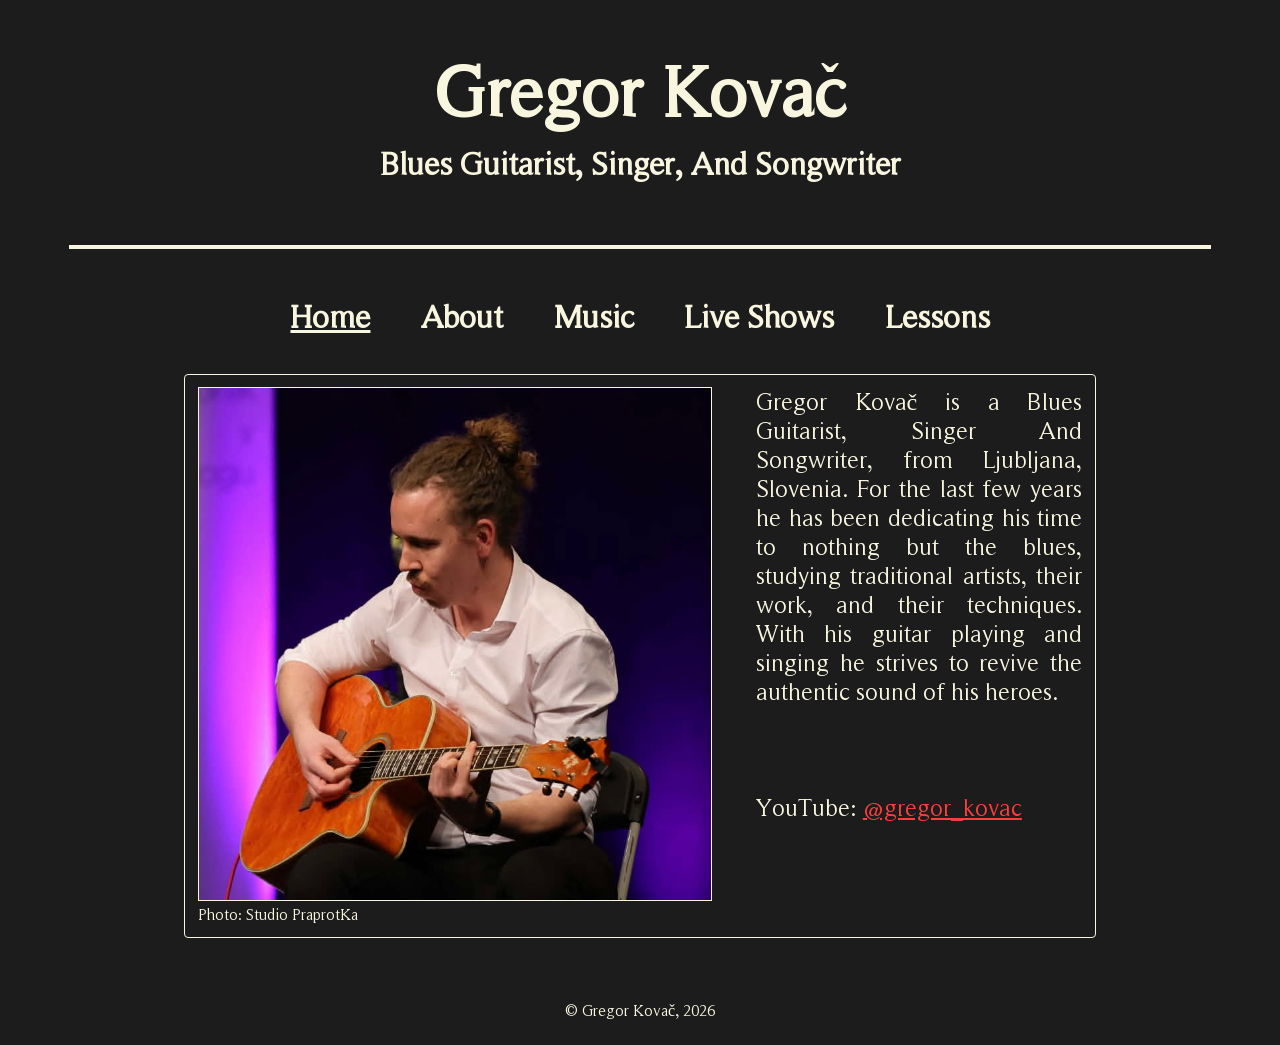
<file: index.html>
<!doctype html>
<html>
  <head>
    <meta name="viewport" content="width=device-width, initial-scale=1.0">
    <link rel="stylesheet" href="style.css" />
    <title>Gregor Kovač</title>
    <link rel="icon" type="image/x-icon" href="images/favicon.ico">
  </head>

  <body>
    <h1 class="fade-in">Gregor Kova<span class="c-caron">c</span></h1>
    <h2 id="subtitle" class="fade-in delay-1">Blues Guitarist, Singer, And Songwriter</h2>
    <br></br>
    <div class="horizontal-line"></div>
    <br></br>
    <div class="fade-in delay-1" id="page-buttons">
      <a href="index.html" class="page-button page-button-active">Home</a>
      <a href="about.html" class="page-button">About</a>
      <a href="music.html" class="page-button">Music</a>
      <a href="live.html" class="page-button">Live Shows</a>
      <a href="lessons.html" class="page-button">Lessons</a>
    </div>
    <div class="body-content fade-in delay-3">
      <div class="card">
        <div>
          <img src="images/gregor1.jpg" alt="imagetitle" width="512px">
          <span class="imgcaption">Photo: Studio PraprotKa</span>
        </div>
        <div class="card-content">
          <div class="card-body">
            Gregor Kovač is a Blues Guitarist, Singer And Songwriter, from Ljubljana, Slovenia.
            For the last few years he has been dedicating his time to nothing but the
            blues, studying traditional artists, their work, and their techniques. With his guitar
            playing and singing he strives to revive the authentic sound of his heroes.
            <br/>
            <br/>
            <br/>
            <br/>
            <!-- Contact me: <a href=""> -->
            YouTube: <a href="https://www.youtube.com/@gregor_kovac">@gregor_kovac</a>
          </div>
        </div>
      </div>
    </div>
    <div class="footer">&copy; Gregor Kovač, 2026</div>
  </body>
</html>
</file>
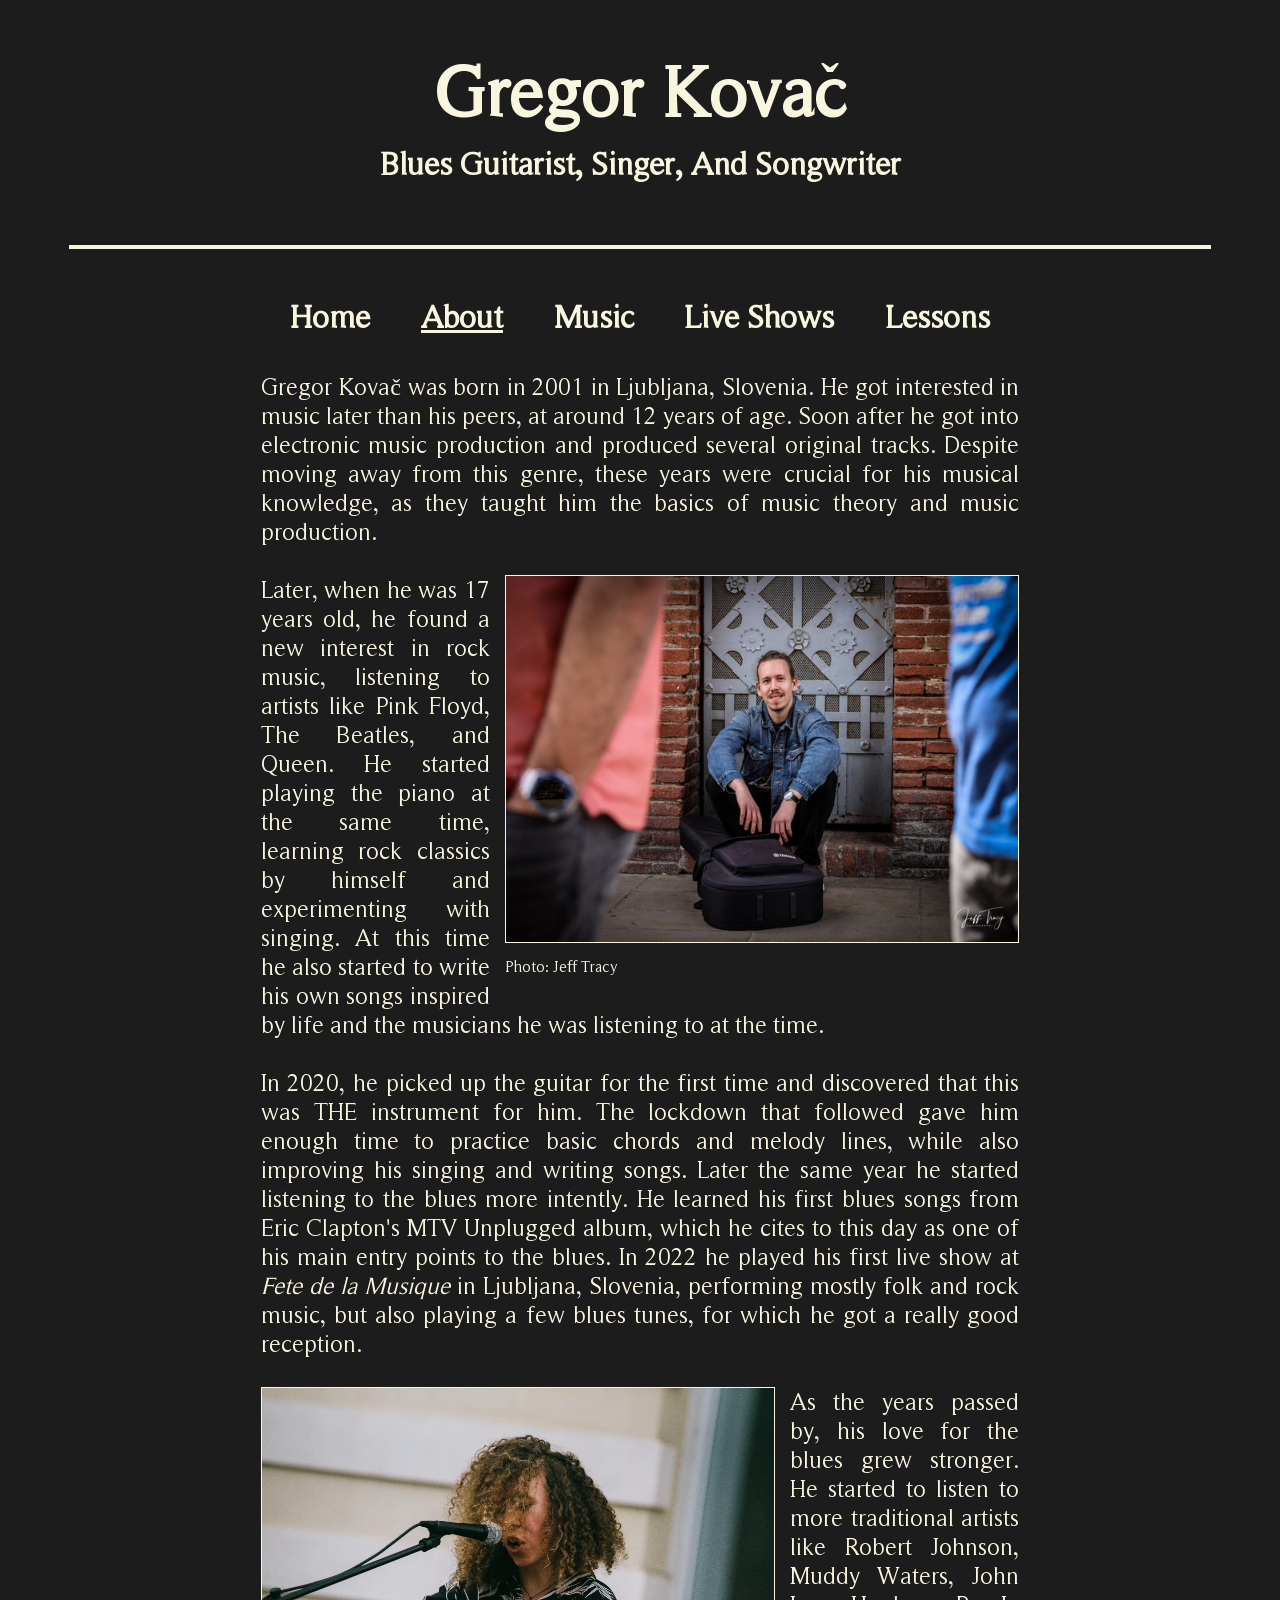
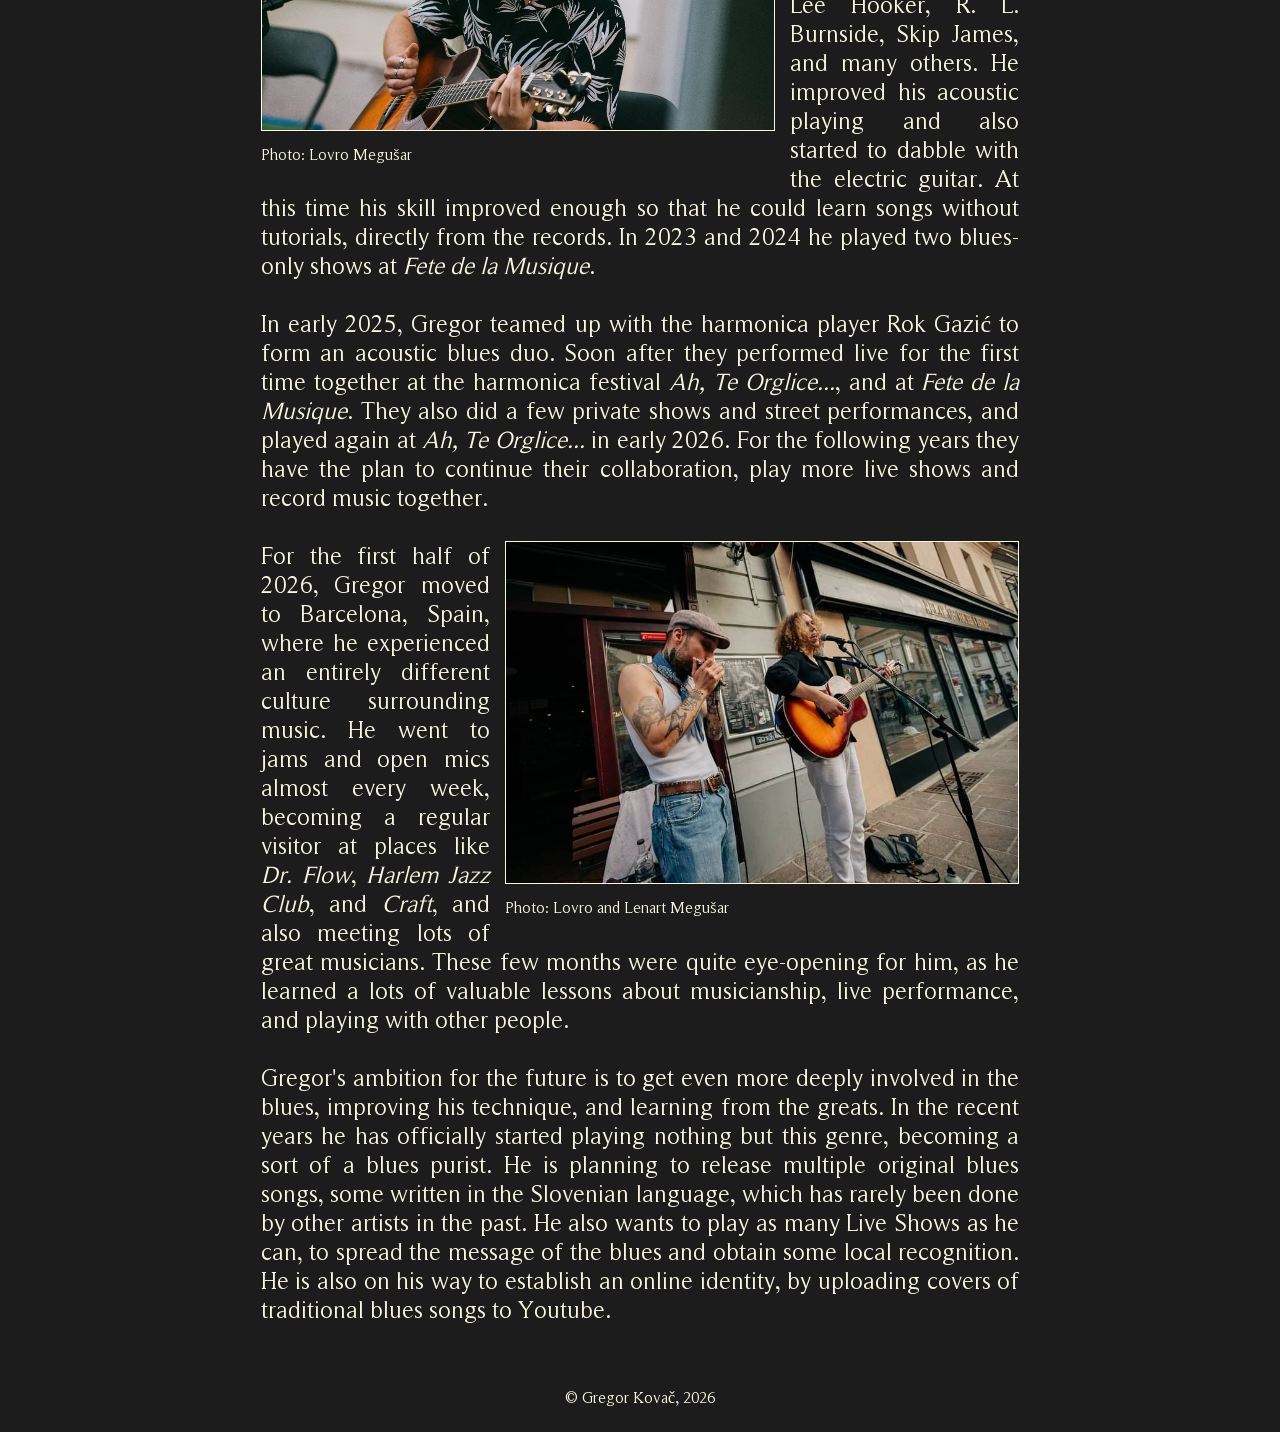
<file: about.html>
<!doctype html>
<html>
  <head>
    <meta name="viewport" content="width=device-width, initial-scale=1.0">
    <link rel="stylesheet" href="style.css" />
    <title>Gregor Kovač</title>
    <link rel="icon" type="image/x-icon" href="images/favicon.ico">
  </head>

  <body>
    <h1 class="fade-in">Gregor Kova<span class="c-caron">c</span></h1>
    <h2 id="subtitle" class="fade-in delay-1">Blues Guitarist, Singer, And Songwriter</h2>
    <br></br>
    <div class="horizontal-line"></div>
    <br></br>
    <div class="fade-in delay-1" id="page-buttons">
      <a href="index.html" class="page-button">Home</a>
      <a href="about.html" class="page-button page-button-active">About</a>
      <a href="music.html" class="page-button">Music</a>
      <a href="live.html" class="page-button">Live Shows</a>
      <a href="lessons.html" class="page-button">Lessons</a>
    </div>
    <div class="body-content fade-in delay-3">
      <p>
        Gregor Kovač was born in 2001 in Ljubljana, Slovenia. He got interested in music
        later than his peers, at around 12 years of age. Soon after he got into electronic music
        production and produced several original tracks. Despite moving away from this genre, 
        these years were crucial for his musical knowledge, as they taught him the basics of 
        music theory and music production. 
        <br/> <br/>
        <span class="wrap-right">
          <img src="images/gregor3.jpeg" class="text-img"/>
          <br/>
          <span class="imgcaption">Photo: Jeff Tracy</span>
        </span>
        Later, when he was 17 years old, he found a new interest in rock music, listening to artists like
        Pink Floyd, The Beatles, and Queen. He started playing the piano at the same time, learning rock
        classics by himself and experimenting with singing. At this time he also started to write his
        own songs inspired by life and the musicians he was listening to at the time.
        <br/><br/>
        In 2020, he picked up the guitar for the first time and discovered that this was THE instrument for
        him. The lockdown that followed gave him enough time to practice basic chords and melody lines, while
        also improving his singing and writing songs. Later the same year he started listening to the blues more
        intently. He learned his first blues songs from Eric Clapton's MTV Unplugged album, which he cites
        to this day as one of his main entry points to the blues. In 2022 he played his first live show at <i>Fete de la Musique</i>
        in Ljubljana, Slovenia, performing mostly folk and rock music, but also playing a few blues tunes,
        for which he got a really good reception.
        <br/><br/>
        <span class="wrap-left">
          <img src="images/gregor4.JPG" class="text-img"/>
          <br/>
          <span class="imgcaption">Photo: Lovro Megušar</span>
        </span>
        As the years passed by, his love for the blues grew stronger. He started to listen to more traditional
        artists like Robert Johnson, Muddy Waters, John Lee Hooker, R. L. Burnside, Skip James, and many others. 
        He improved his acoustic playing and also started to dabble with the electric guitar. 
        At this time his skill improved enough so that he could learn songs without tutorials, directly from the records.
        In 2023 and 2024 he played two blues-only shows at <i>Fete de la Musique</i>.
        <br/><br/>
        In early 2025, Gregor teamed up with the harmonica player Rok Gazić to form an acoustic blues duo. Soon after
        they performed live for the first time together at the harmonica festival <i>Ah, Te Orglice...</i>, and at
        <i>Fete de la Musique</i>. They also did a few private shows and street performances, and played again at <i>Ah, Te Orglice...</i>
        in early 2026. For the following years they have the plan to continue their collaboration, play more live
        shows and record music together. 
        <br/><br/>
        <span class="wrap-right">
          <img src="images/gregor2.JPG" class="text-img"/>
          <br/>
          <span class="imgcaption">Photo: Lovro and Lenart Megušar</span>
        </span>
        For the first half of 2026, Gregor moved to Barcelona, Spain, where he experienced an entirely different
        culture surrounding music. He went to jams and open mics almost every week, becoming a regular visitor
        at places like <i>Dr. Flow</i>, <i>Harlem Jazz Club</i>, and <i>Craft</i>, and also meeting
        lots of great musicians. These few months were quite eye-opening for him, as he learned a lots of
        valuable lessons about musicianship, live performance, and playing with other people.
        <br/><br/>
        Gregor's ambition for the future is to get even more deeply involved in the blues, improving his technique,
        and learning from the greats. In the recent years he has officially started playing nothing but this genre, 
        becoming a sort of a blues purist. He is planning to release multiple original blues songs, some written
        in the Slovenian language, which has rarely been done by other artists in the past. He also wants to play
        as many Live Shows as he can, to spread the message of the blues and obtain some local recognition. He is also
        on his way to establish an online identity, by uploading covers of traditional blues songs to Youtube.
      </p>
    </div>
    <!-- <div class="horizontal-line-thin"></div> -->
    <div class="footer">&copy; Gregor Kovač, 2026</div>

  </body>
</html>
</file>
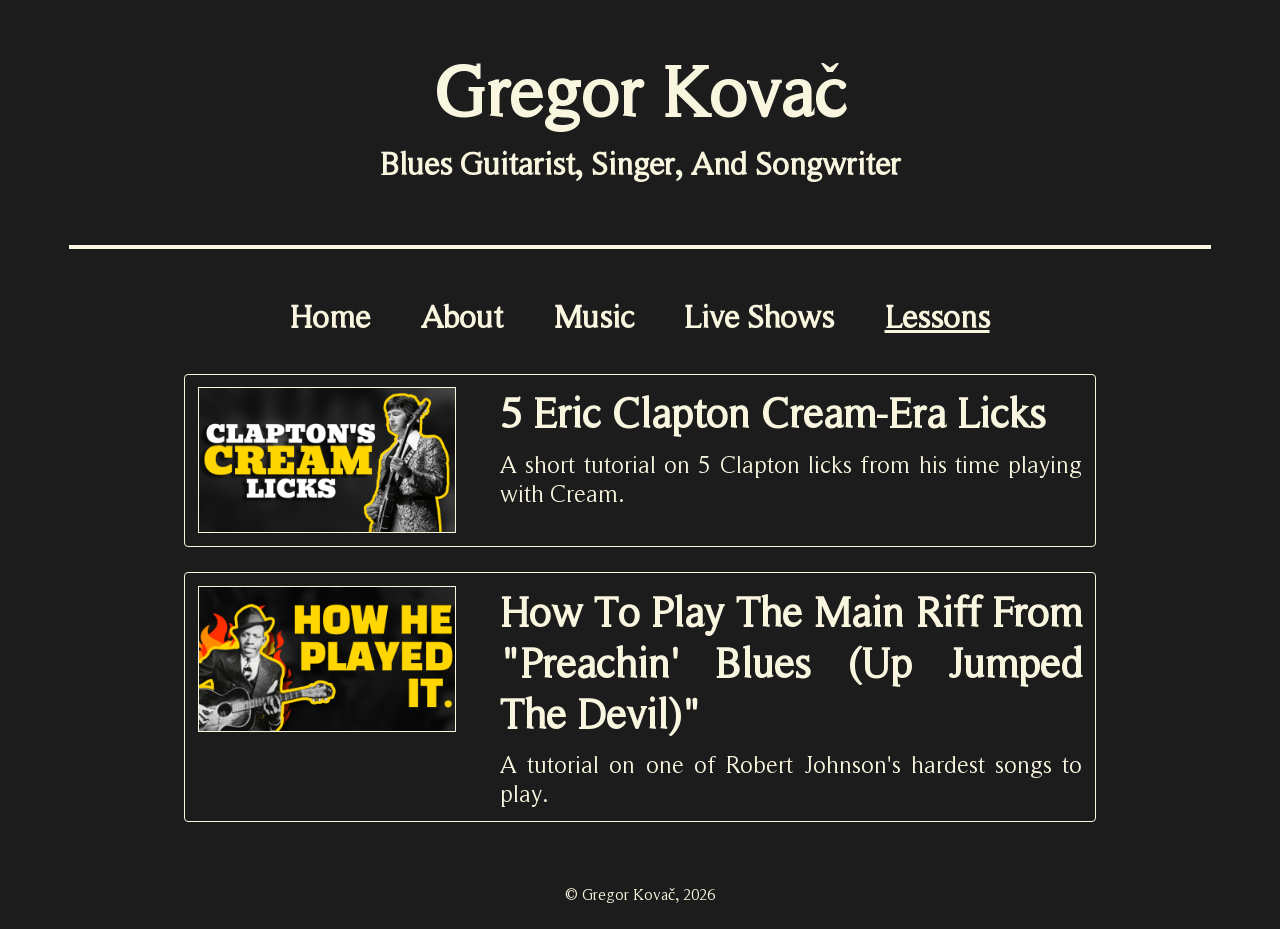
<file: lessons.html>
<!doctype html>
<html>
  <head>
    <meta name="viewport" content="width=device-width, initial-scale=1.0">
    <link rel="stylesheet" href="style.css" />
    <title>Gregor Kovač</title>
    <link rel="icon" type="image/x-icon" href="images/favicon.ico">
  </head>

  <body>
    <h1 class="fade-in">Gregor Kova<span class="c-caron">c</span></h1>
    <h2 id="subtitle" class="fade-in delay-1">Blues Guitarist, Singer, And Songwriter</h2>
    <br></br>
    <div class="horizontal-line"></div>
    <br></br>
    <div class="fade-in delay-1" id="page-buttons">
      <a href="index.html" class="page-button">Home</a>
      <a href="about.html" class="page-button">About</a>
      <a href="music.html" class="page-button">Music</a>
      <a href="live.html" class="page-button">Live Shows</a>
      <a href="lessons.html" class="page-button page-button-active">Lessons</a>
    </div>
    <div class="body-content fade-in delay-3">
      <a href="https://youtu.be/46s3sFOaEoc" class="card-link">
      <div class="card">
        <img src="images/clapton.png" alt="imagetitle" width="256px">
        <div class="card-content">
          <div class="card-title">5 Eric Clapton Cream-Era Licks</div>
          <div class="card-body">
            A short tutorial on 5 Clapton licks from his time playing with Cream.
          </div>
        </div>
      </div>
      </a>
    </div>

    <div class="body-content fade-in delay-3">
      <a href="https://youtu.be/LS1Ysu3m7PU?si=g2lvMxv-TaJFZ2oq" class="card-link">
      <div class="card">
        <img src="images/preachin.png" alt="imagetitle" width="256px">
        <div class="card-content">
          <div class="card-title">How To Play The Main Riff From "Preachin' Blues (Up Jumped The Devil)"</div>
          <div class="card-body">
            A tutorial on one of Robert Johnson's hardest songs to play.
          </div>
        </div>
      </div>
      </a>
    </div>

    <div class="footer">&copy; Gregor Kovač, 2026</div>
  </body>
</html>
</file>
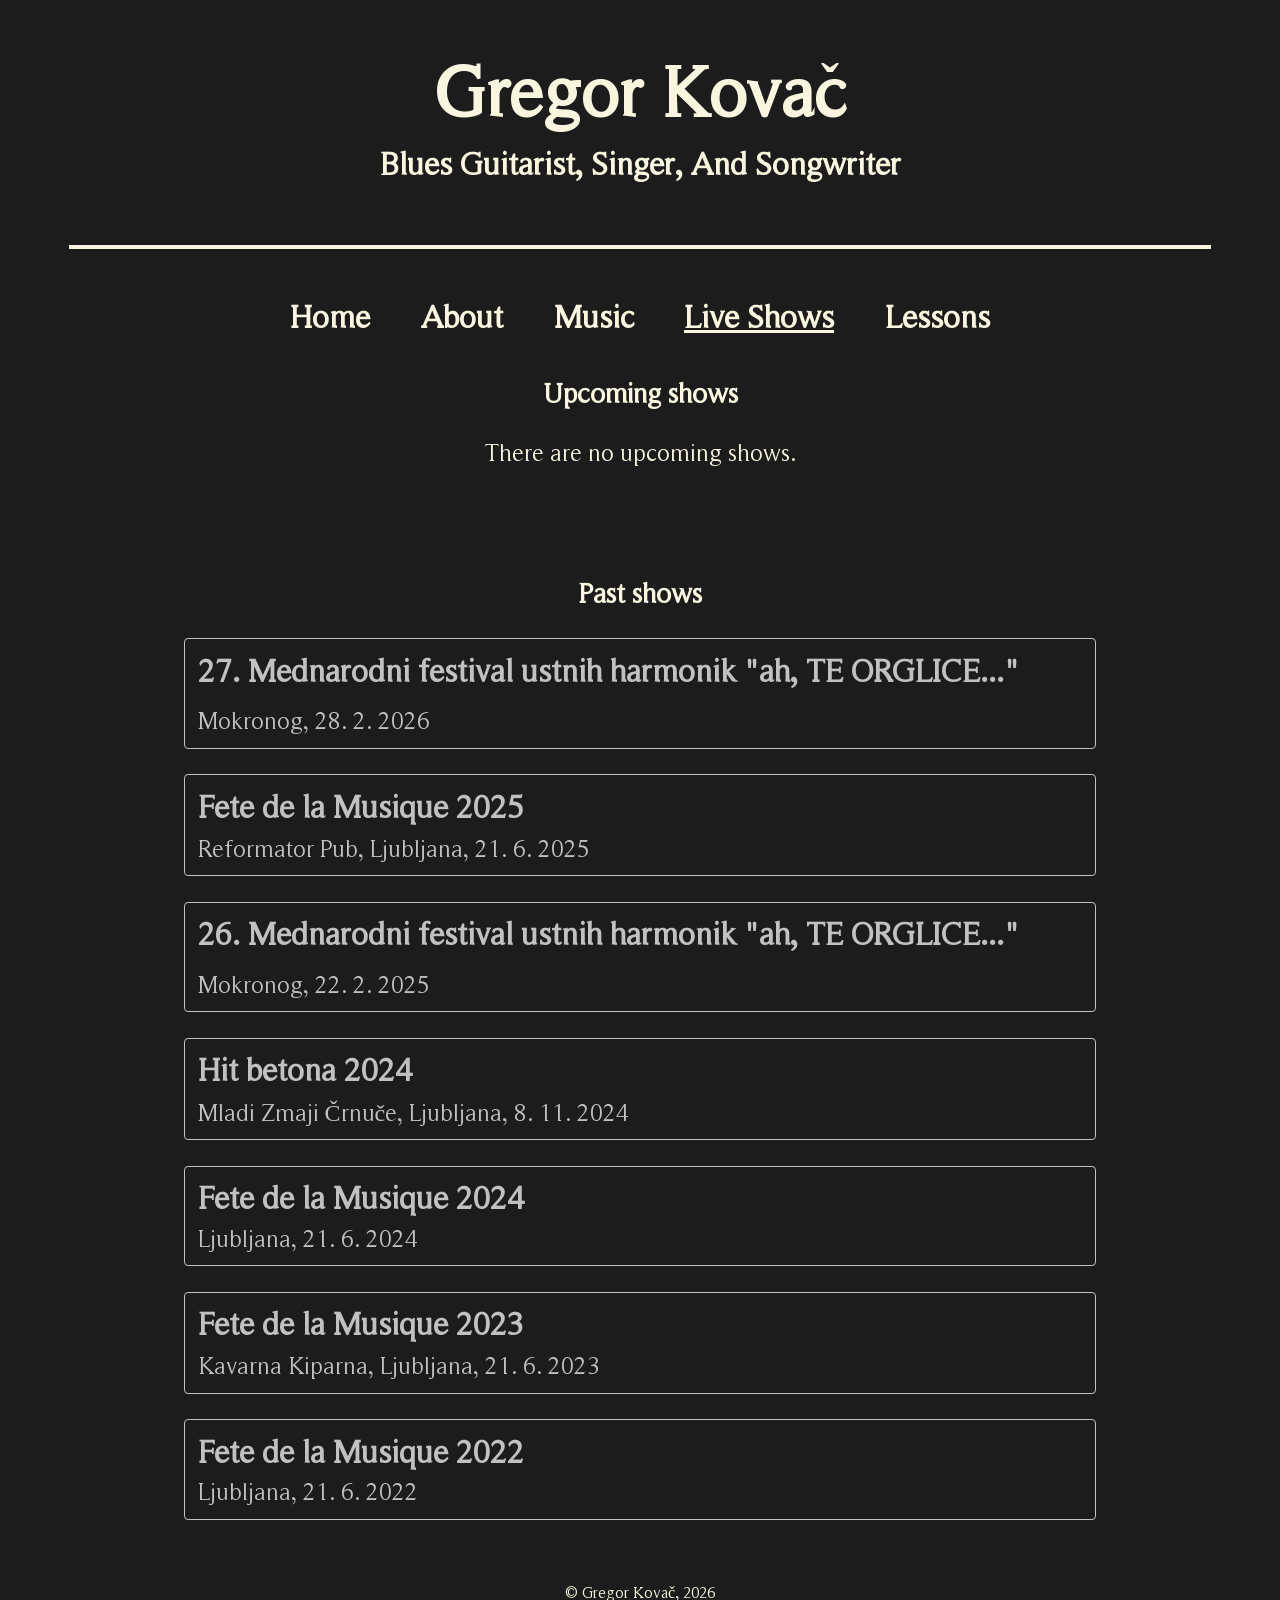
<file: live.html>
<!doctype html>
<html>
  <head>
    <meta name="viewport" content="width=device-width, initial-scale=1.0">
    <link rel="stylesheet" href="style.css" />
    <title>Gregor Kovač</title>
    <link rel="icon" type="image/x-icon" href="images/favicon.ico">
  </head>

  <body>
    <h1 class="fade-in">Gregor Kova<span class="c-caron">c</span></h1>
    <h2 id="subtitle" class="fade-in delay-1">Blues Guitarist, Singer, And Songwriter</h2>
    <br></br>
    <div class="horizontal-line"></div>
    <br></br>
    <div class="fade-in delay-2" id="page-buttons">
      <a href="index.html" class="page-button">Home</a>
      <a href="about.html" class="page-button">About</a>
      <a href="music.html" class="page-button">Music</a>
      <a href="live.html" class="page-button page-button-active">Live Shows</a>
      <a href="lessons.html" class="page-button">Lessons</a>
    </div>
    <div class="body-content fade-in delay-3">
      <h3>Upcoming shows</h3>
      <p style="text-align: center;">
        There are no upcoming shows.
      </p>
      <br/><br/><br/>
      <h3>Past shows</h3>
      <div class="body-content fade-in delay-3">
      <div class="card card-grey">
        <div class="card-content">
          <div class="card-title-small">27. Mednarodni festival ustnih harmonik "ah, TE ORGLICE..."</div>
          <div class="card-body">
            Mokronog, 28. 2. 2026
          </div>
        </div>
      </div>

      <div class="card card-grey">
        <div class="card-content">
          <div class="card-title-small">Fete de la Musique 2025</div>
          <div class="card-body">
            Reformator Pub, Ljubljana, 21. 6. 2025
          </div>
        </div>
      </div>

      <div class="card card-grey">
        <div class="card-content">
          <div class="card-title-small">26. Mednarodni festival ustnih harmonik "ah, TE ORGLICE..."</div>
          <div class="card-body">
            Mokronog, 22. 2. 2025
          </div>
        </div>
      </div>

      <div class="card card-grey">
        <div class="card-content">
          <div class="card-title-small">Hit betona 2024</div>
          <div class="card-body">
            Mladi Zmaji Črnuče, Ljubljana, 8. 11. 2024
          </div>
        </div>
      </div>

      <div class="card card-grey">
        <div class="card-content">
          <div class="card-title-small">Fete de la Musique 2024</div>
          <div class="card-body">
            Ljubljana, 21. 6. 2024
          </div>
        </div>
      </div>

      <div class="card card-grey">
        <div class="card-content">
          <div class="card-title-small">Fete de la Musique 2023</div>
          <div class="card-body">
            Kavarna Kiparna, Ljubljana, 21. 6. 2023
          </div>
        </div>
      </div>

      <div class="card card-grey">
        <div class="card-content">
          <div class="card-title-small">Fete de la Musique 2022</div>
          <div class="card-body">
            Ljubljana, 21. 6. 2022
          </div>
        </div>
      </div>

    <div class="footer">&copy; Gregor Kovač, 2026</div>

  </body>
</html>
</file>
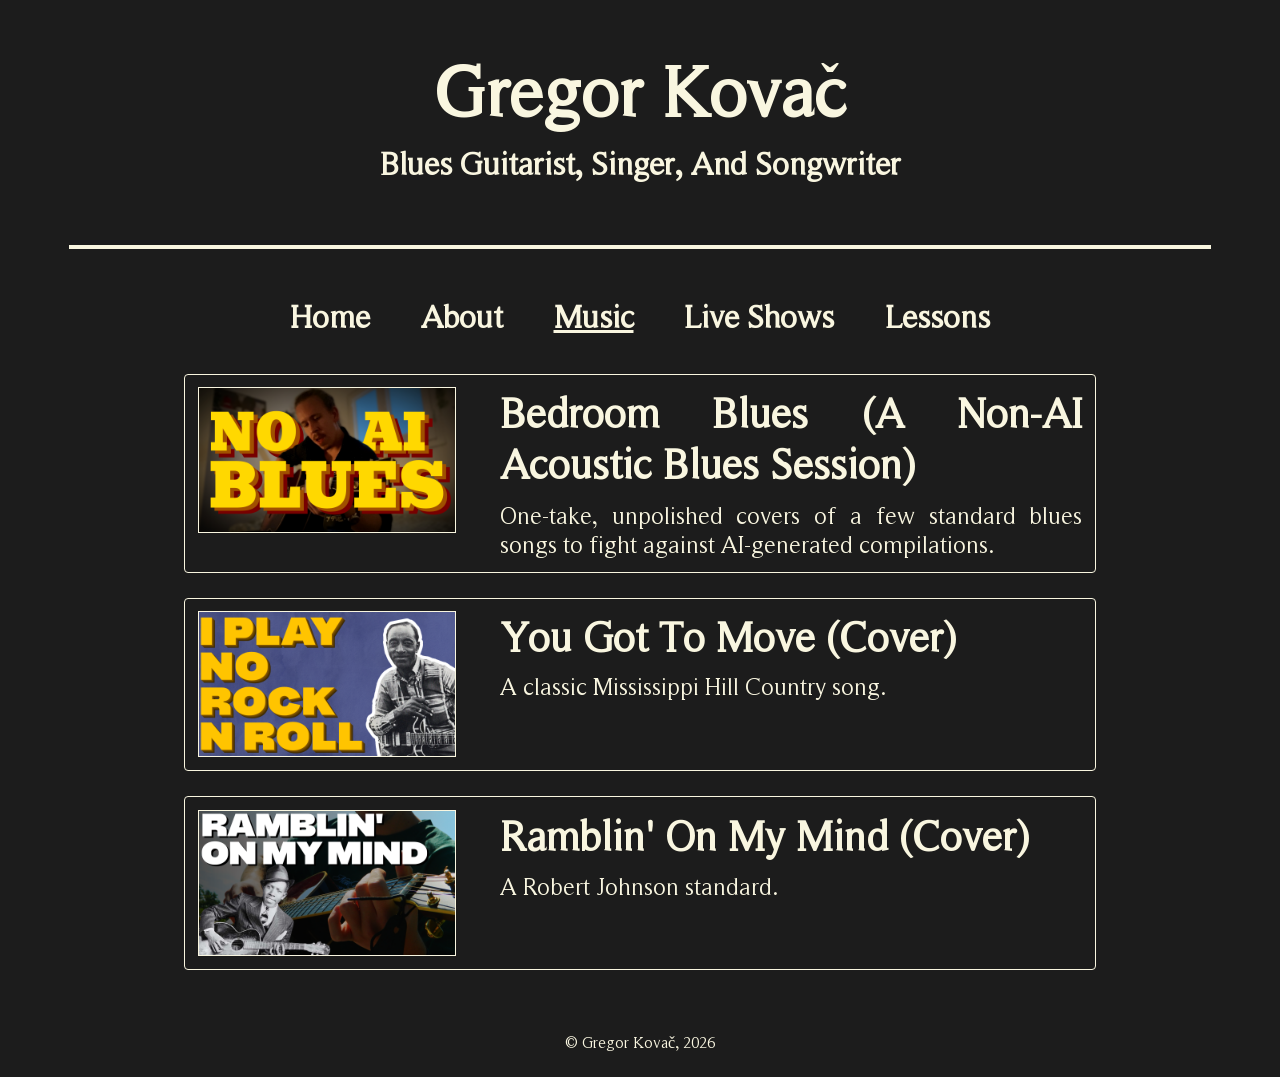
<file: music.html>
<!doctype html>
<html>
  <head>
    <meta name="viewport" content="width=device-width, initial-scale=1.0">
    <link rel="stylesheet" href="style.css" />
    <title>Gregor Kovač</title>
    <link rel="icon" type="image/x-icon" href="images/favicon.ico">
  </head>

  <body>
    <h1 class="fade-in">Gregor Kova<span class="c-caron">c</span></h1>
    <h2 id="subtitle" class="fade-in delay-1">Blues Guitarist, Singer, And Songwriter</h2>
    <br></br>
    <div class="horizontal-line"></div>
    <br></br>
    <div class="fade-in delay-1" id="page-buttons">
      <a href="index.html" class="page-button">Home</a>
      <a href="about.html" class="page-button">About</a>
      <a href="music.html" class="page-button page-button-active">Music</a>
      <a href="live.html" class="page-button">Live Shows</a>
      <a href="lessons.html" class="page-button">Lessons</a>
    </div>
    <div class="body-content fade-in delay-3">
      <a href="https://youtu.be/OUr8hxXOAYM?si=EDdiZ9GOc1ez3s7k" class="card-link">
      <div class="card">
        <img src="images/bedroom.png" alt="imagetitle" width="256px">
        <div class="card-content">
          <div class="card-title">Bedroom Blues (A Non-AI Acoustic Blues Session)</div>
          <div class="card-body">
            One-take, unpolished covers of a few standard blues songs to fight against AI-generated compilations.
          </div>
        </div>
      </div>
      </a>
    </div>

    <div class="body-content fade-in delay-4">
      <a href="https://youtu.be/URf0DmQK3AI?si=PZ037BI6CQ3t_wwE" class="card-link">
      <div class="card">
        <img src="images/move_thumb.png" alt="imagetitle" width="256px">
        <div class="card-content">
          <div class="card-title">You Got To Move (Cover)</div>
          <div class="card-body">
            A classic Mississippi Hill Country song.
          </div>
        </div>
      </div>
      </a>
    </div>

    <div class="body-content fade-in delay-5">
      <a href="https://youtu.be/j-Q8Hc-1rBc?si=YzqsUOA5Ob2oVeuc" class="card-link">
      <div class="card">
        <img src="images/ramblin.png" alt="imagetitle" width="256px">
        <div class="card-content">
          <div class="card-title">Ramblin' On My Mind (Cover)</div>
          <div class="card-body">
            A Robert Johnson standard.
          </div>
        </div>
      </div>
      </a>
    </div>
    <div class="footer">&copy; Gregor Kovač, 2026</div>
  </body>
</html>
</file>
<file: style.css>
@font-face {
  font-family: "OldStyle";
  src: url("./fonts/OLDSH___.TTF") format("truetype");
  font-weight: normal;
  font-style: normal;
}

@font-face {
  font-family: "RomanSerif";
  src: url("./fonts/RomanSerif.ttf") format("truetype");
  font-weight: normal;
  font-style: normal;
}

:root {
  --bg: #1c1c1c;
  --text: #f9f6e0;
  --hover: #2f2f2f;
  --link: #ff3e3e;
  --link-hover: #ff9090;
  --grey: #c1c1c1;
}

body {
  font-family: "RomanSerif", serif;
  background-color: var(--bg);
  color: var(--text);
}

.fade-in {
  opacity: 0;
  animation: fadeIn 1s ease forwards;
}

.delay-1 {
  animation-delay: 0s;
}
.delay-2 {
  animation-delay: 0.2s;
}
.delay-3 {
  animation-delay: 0.4s;
}
.delay-4 {
  animation-delay: 0.6s;
}
.delay-5 {
  animation-delay: 0.8s;
}

@keyframes fadeIn {
  from {
    opacity: 0;
  }
  to {
    opacity: 1;
  }
}

h1 {
  font-size: 72px;
  text-align: center;
  transition: color 0.5s ease;
}

h2 {
  font-size: 32px;
  text-align: center;
}

h3 {
  font-size: 28px;
  text-align: center;
}

#subtitle {
  padding-top: 0px;
  margin-top: -3%;
}

.horizontal-line {
  outline: 2px solid var(--text);
  margin-left: 5%;
  margin-right: 5%;
  transform: scaleX(0);
  transform-origin: center;
  animation: lineGrow 1s ease forwards;
}

.horizontal-line-thin {
  outline: 1px solid var(--text);
  margin-left: 5%;
  margin-right: 5%;
}

@keyframes lineGrow {
  to {
    transform: scaleX(1);
  }
}

p {
  font-size: 24px;
  padding-left: 20%;
  padding-right: 20%;
  text-align: justify;
}

.page-button {
  font-size: 32px;
  text-align: center;
  color: var(--text);
  text-decoration: none;
  /* display: block; */
  font-weight: bold;
  padding: 1%;
  border-radius: 4px;
  transition: background-color 0.5s ease;
}

.page-button:hover {
  color: var(--text);
  background-color: var(--hover);
}

.page-button-active {
  text-decoration: underline;
}

#page-buttons {
  display: flex;
  justify-content: center;
  gap: 2%;
}

.card {
  display: flex;
  align-items: flex-start;
  gap: 5%;
  padding: 1%;
  border: 1px solid var(--text);
  border-radius: 4px;
  width: 70%;
  margin: 2% auto;
  transition:
    background-color 0.5s ease,
    scale 0.5s ease,
    border-right-width 0.5s ease,
    border-bottom-width 0.5s ease;
}

.card:hover {
  background-color: var(--hover);
  scale: 1.02;
}

.card-grey {
  border: 1px solid var(--grey);
  color: var(--grey);
}

.card-content {
  display: flex;
  flex-direction: column;
}

.card-title {
  font-size: 42px;
  font-weight: bold;
  margin-bottom: 2%;
}

.card-title-small {
  font-size: 32px;
  font-weight: bold;
  margin-bottom: 2%;
}

.card-body {
  font-size: 24px;
  word-break: break-word;
  overflow-wrap: break-word;
}

.card-link {
  display: block;
  text-decoration: none;
  color: inherit;
}

a {
  color: var(--link);
  transition:
    color 0.5s ease,
    scale 0.5s ease;
}

a:hover {
  color: var(--link-hover);
}

.wrap-right {
  float: right;
  margin: 0 0 2% 2%;
}

.wrap-left {
  float: left;
  margin: 0 2% 2% 0;
}

.imgcaption {
  margin-top: 2%;
  font-size: 16px;
  text-align: left;
  color: var(--text);
}

img {
  border: 1px solid var(--text);
  /* border-radius: 4px; */
}

.footer {
  text-align: center;
  margin-top: 5%;
  margin-bottom: 2%;
}

body {
  text-align: justify;
}

.text-img {
  width: 512px;
}

.c-caron {
  position: relative;
  display: inline-block;
}

.c-caron::after {
  content: "ˇ";
  position: absolute;
  top: 5%;
  left: 50%;
  transform: translateX(-50%);

  font-family: "Times New Roman", serif;
  font-size: 0.75em;
}

@media (max-width: 768px) {
  .card {
    flex-direction: column;
    align-items: center;
  }

  .card img {
    width: 100%;
    height: auto;
  }

  h1 {
    font-size: 32px;
  }

  h2 {
    font-size: 24px;
  }

  .page-button {
    font-size: 16px;
  }

  #subtitle {
    margin-top: -6%;
    font-size: 16px;
  }

  .horizontal-line {
    margin-top: -10%;
    margin-bottom: -20%;
  }

  .card-body {
    font-size: 14px;
  }

  .card-content {
    font-size: 16px;
    margin-top: 5%;
  }

  .imgcaption {
    font-size: 10px;
  }

  body {
    font-size: 16px;
  }

  footer {
    font-size: 10px;
  }

  body-content {
    font-size: 16px;
  }

  p {
    font-size: 16px;
    padding-left: 2%;
    padding-right: 2%;
  }

  .text-img {
    width: 100%;
  }

  .card-title {
    font-size: 18px;
  }

  .card-title-small {
    font-size: 16px;
  }
}
</file>
